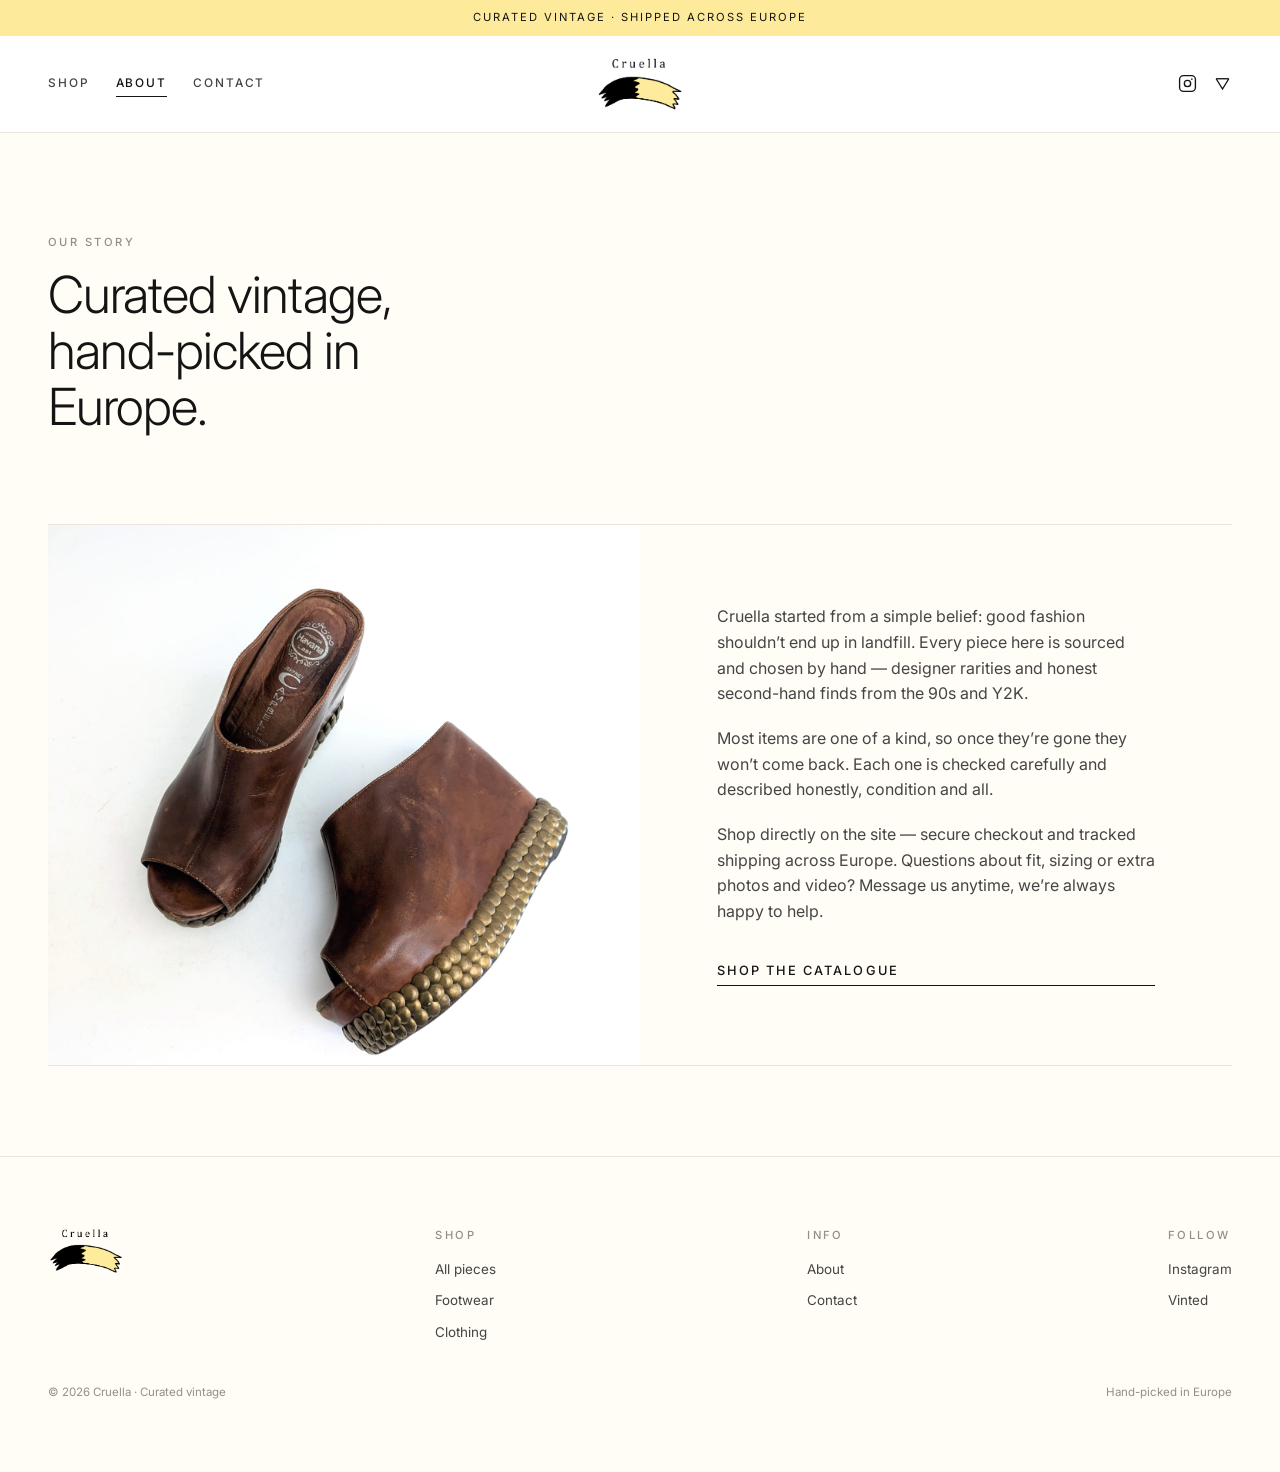
<file: about.html>
<!DOCTYPE html>
<html lang="en">
<head>
<meta charset="UTF-8" />
<meta name="viewport" content="width=device-width, initial-scale=1" />
<title>About — Cruella</title>
<meta name="description" content="The story behind Cruella — curated vintage, hand-picked in Europe." />
<link rel="icon" href="fotos/logo.png" />
<link rel="preconnect" href="https://fonts.googleapis.com">
<link rel="preconnect" href="https://fonts.gstatic.com" crossorigin>
<link href="https://fonts.googleapis.com/css2?family=Inter:wght@300;400;500;600&display=swap" rel="stylesheet">
<link rel="stylesheet" href="styles.css" />
</head>
<body>

<div class="announce">Curated vintage · Shipped across Europe</div>
<header class="site-header">
  <div class="wrap hbar">
    <button class="hburger" id="hburger" aria-label="Open menu">
      <svg viewBox="0 0 24 24" fill="none" stroke="currentColor" stroke-width="1.6"><line x1="3" y1="7" x2="21" y2="7"/><line x1="3" y1="12" x2="21" y2="12"/><line x1="3" y1="17" x2="21" y2="17"/></svg>
    </button>
    <nav class="hnav">
      <a href="shop.html">Shop</a>
      <a href="about.html" aria-current="page">About</a>
      <a href="contact.html">Contact</a>
    </nav>
    <a href="index.html" class="hlogo" aria-label="Cruella — home"><img src="fotos/logo.png" alt="Cruella" /></a>
    <div class="hright">
      <a href="https://instagram.com" target="_blank" rel="noopener" aria-label="Instagram"><svg viewBox="0 0 24 24" fill="none" stroke="currentColor" stroke-width="1.7"><rect x="2" y="2" width="20" height="20" rx="5"/><circle cx="12" cy="12" r="4"/><circle cx="17.5" cy="6.5" r="1" fill="currentColor" stroke="none"/></svg></a>
      <a href="https://vinted.com" target="_blank" rel="noopener" aria-label="Vinted"><svg viewBox="0 0 24 24" fill="none" stroke="currentColor" stroke-width="1.7"><path d="M4 6l8 13 8-13"/><path d="M4 6h16"/></svg></a>
    </div>
  </div>
</header>

<div class="mobile-menu" id="mobileMenu">
  <div class="mobile-menu__top">
    <img src="fotos/logo.png" alt="Cruella" />
    <button class="mobile-menu__close" id="mClose" aria-label="Close menu">×</button>
  </div>
  <nav>
    <a href="index.html">Home</a>
    <a href="shop.html">Shop</a>
    <a href="about.html">About</a>
    <a href="contact.html">Contact</a>
  </nav>
  <div class="mobile-menu__social">
    <a href="https://instagram.com" target="_blank" rel="noopener">Instagram</a>
    <a href="https://vinted.com" target="_blank" rel="noopener">Vinted</a>
  </div>
</div>

<main class="wrap">
  <section class="page-intro">
    <p class="label">Our story</p>
    <h1>Curated vintage, hand-picked in Europe.</h1>
  </section>

  <section class="editorial split" style="border-block:1px solid var(--line);margin-bottom:clamp(48px,7vw,90px);">
    <div class="editorial__media"><img src="fotos/0003_1.jpg" alt="A curated vintage piece" /></div>
    <div class="editorial__text">
      <div class="prose">
        <p>Cruella started from a simple belief: good fashion shouldn’t end up in landfill. Every piece here is sourced and chosen by hand — designer rarities and honest second-hand finds from the 90s and Y2K.</p>
        <p>Most items are one of a kind, so once they’re gone they won’t come back. Each one is checked carefully and described honestly, condition and all.</p>
        <p>Shop directly on the site — secure checkout and tracked shipping across Europe. Questions about fit, sizing or extra photos and video? Message us anytime, we’re always happy to help.</p>
      </div>
      <a href="shop.html" class="link-underline">Shop the catalogue</a>
    </div>
  </section>
</main>

<footer>
  <div class="wrap">
    <div class="foot">
      <a class="foot__logo" href="index.html"><img src="fotos/logo.png" alt="Cruella" /></a>
      <div class="foot__col"><span class="label">Shop</span>
        <a href="shop.html">All pieces</a>
        <a href="shop.html#footwear">Footwear</a>
        <a href="shop.html#clothing">Clothing</a>
      </div>
      <div class="foot__col"><span class="label">Info</span>
        <a href="about.html">About</a>
        <a href="contact.html">Contact</a>
      </div>
      <div class="foot__col"><span class="label">Follow</span>
        <a href="https://instagram.com" target="_blank" rel="noopener">Instagram</a>
        <a href="https://vinted.com" target="_blank" rel="noopener">Vinted</a>
      </div>
    </div>
    <div class="foot__bottom">
      <span>© <span data-year></span> Cruella · Curated vintage</span>
      <span>Hand-picked in Europe</span>
    </div>
  </div>
</footer>

<script src="app.js"></script>
</body>
</html>
</file>
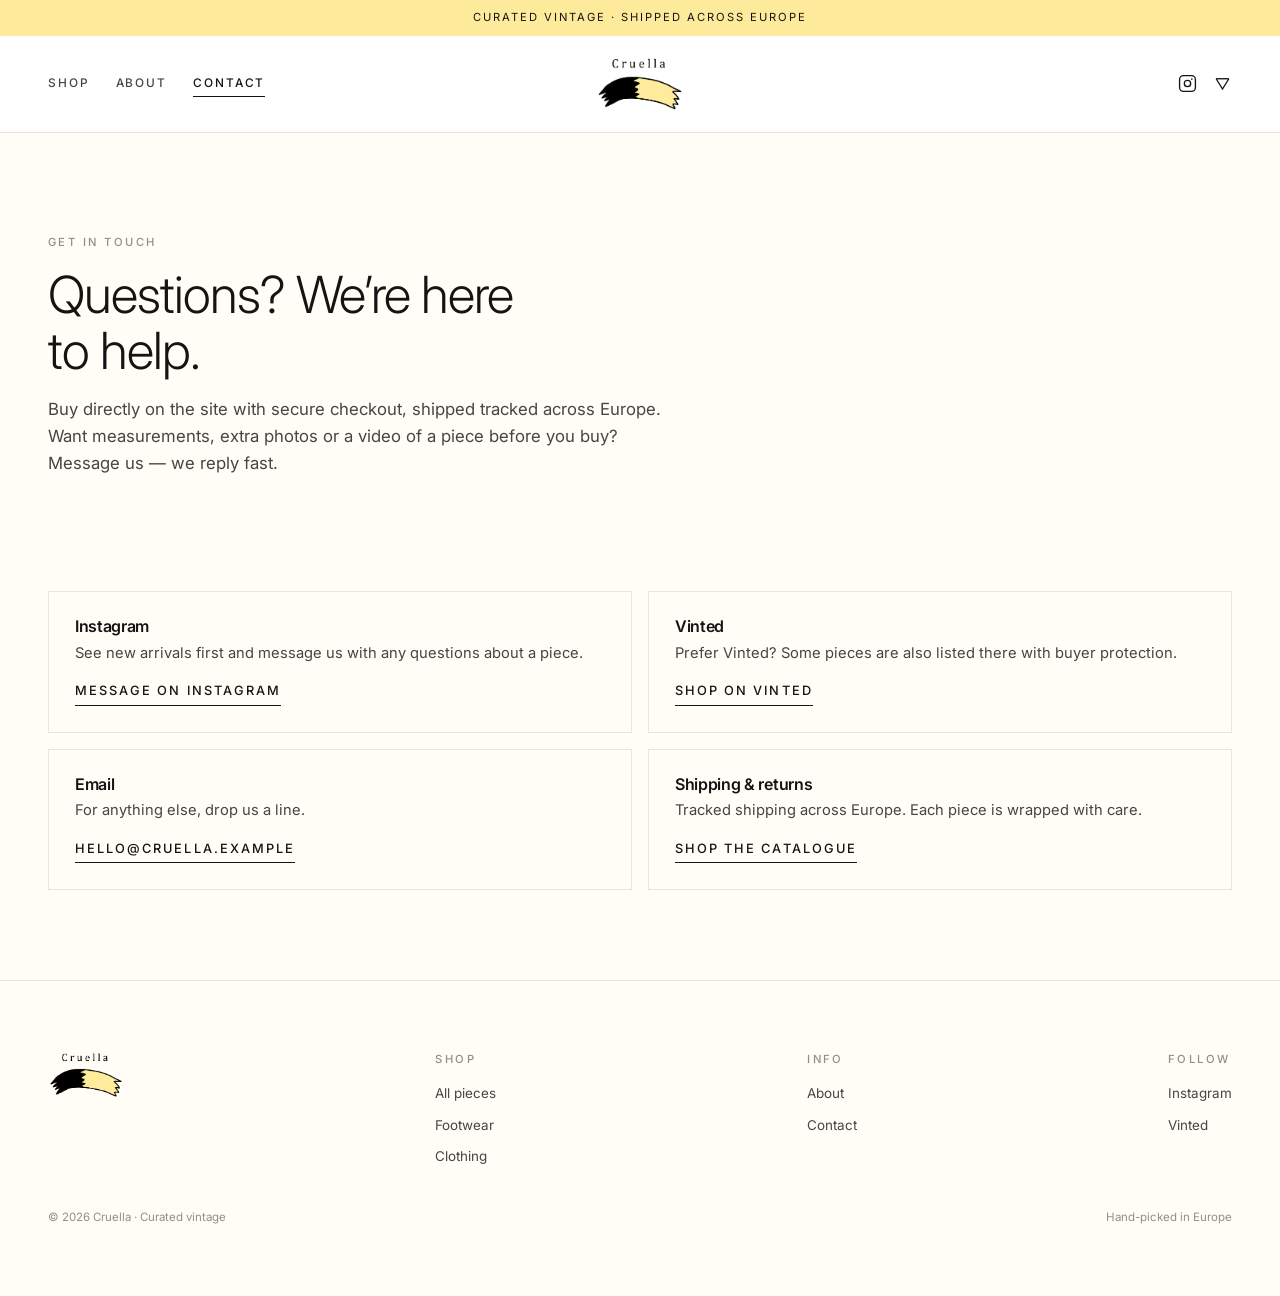
<file: contact.html>
<!DOCTYPE html>
<html lang="en">
<head>
<meta charset="UTF-8" />
<meta name="viewport" content="width=device-width, initial-scale=1" />
<title>Contact — Cruella</title>
<meta name="description" content="Get in touch with Cruella — reserve a piece, ask for measurements or more photos." />
<link rel="icon" href="fotos/logo.png" />
<link rel="preconnect" href="https://fonts.googleapis.com">
<link rel="preconnect" href="https://fonts.gstatic.com" crossorigin>
<link href="https://fonts.googleapis.com/css2?family=Inter:wght@300;400;500;600&display=swap" rel="stylesheet">
<link rel="stylesheet" href="styles.css" />
</head>
<body>

<div class="announce">Curated vintage · Shipped across Europe</div>
<header class="site-header">
  <div class="wrap hbar">
    <button class="hburger" id="hburger" aria-label="Open menu">
      <svg viewBox="0 0 24 24" fill="none" stroke="currentColor" stroke-width="1.6"><line x1="3" y1="7" x2="21" y2="7"/><line x1="3" y1="12" x2="21" y2="12"/><line x1="3" y1="17" x2="21" y2="17"/></svg>
    </button>
    <nav class="hnav">
      <a href="shop.html">Shop</a>
      <a href="about.html">About</a>
      <a href="contact.html" aria-current="page">Contact</a>
    </nav>
    <a href="index.html" class="hlogo" aria-label="Cruella — home"><img src="fotos/logo.png" alt="Cruella" /></a>
    <div class="hright">
      <a href="https://instagram.com" target="_blank" rel="noopener" aria-label="Instagram"><svg viewBox="0 0 24 24" fill="none" stroke="currentColor" stroke-width="1.7"><rect x="2" y="2" width="20" height="20" rx="5"/><circle cx="12" cy="12" r="4"/><circle cx="17.5" cy="6.5" r="1" fill="currentColor" stroke="none"/></svg></a>
      <a href="https://vinted.com" target="_blank" rel="noopener" aria-label="Vinted"><svg viewBox="0 0 24 24" fill="none" stroke="currentColor" stroke-width="1.7"><path d="M4 6l8 13 8-13"/><path d="M4 6h16"/></svg></a>
    </div>
  </div>
</header>

<div class="mobile-menu" id="mobileMenu">
  <div class="mobile-menu__top">
    <img src="fotos/logo.png" alt="Cruella" />
    <button class="mobile-menu__close" id="mClose" aria-label="Close menu">×</button>
  </div>
  <nav>
    <a href="index.html">Home</a>
    <a href="shop.html">Shop</a>
    <a href="about.html">About</a>
    <a href="contact.html">Contact</a>
  </nav>
  <div class="mobile-menu__social">
    <a href="https://instagram.com" target="_blank" rel="noopener">Instagram</a>
    <a href="https://vinted.com" target="_blank" rel="noopener">Vinted</a>
  </div>
</div>

<main class="wrap">
  <section class="page-intro">
    <p class="label">Get in touch</p>
    <h1>Questions? We’re here to help.</h1>
    <p class="prose" style="margin-top:18px;">Buy directly on the site with secure checkout, shipped tracked across Europe. Want measurements, extra photos or a video of a piece before you buy? Message us — we reply fast.</p>
  </section>

  <section class="contact-grid" style="padding-bottom:clamp(48px,7vw,90px);">
    <div class="contact-block">
      <h3>Instagram</h3>
      <p>See new arrivals first and message us with any questions about a piece.</p>
      <a class="link-underline" href="https://instagram.com" target="_blank" rel="noopener">Message on Instagram</a>
    </div>
    <div class="contact-block">
      <h3>Vinted</h3>
      <p>Prefer Vinted? Some pieces are also listed there with buyer protection.</p>
      <a class="link-underline" href="https://vinted.com" target="_blank" rel="noopener">Shop on Vinted</a>
    </div>
    <div class="contact-block">
      <h3>Email</h3>
      <p>For anything else, drop us a line.</p>
      <a class="link-underline" href="mailto:hello@cruella.example">hello@cruella.example</a>
    </div>
    <div class="contact-block">
      <h3>Shipping &amp; returns</h3>
      <p>Tracked shipping across Europe. Each piece is wrapped with care.</p>
      <a class="link-underline" href="shop.html">Shop the catalogue</a>
    </div>
  </section>
</main>

<footer>
  <div class="wrap">
    <div class="foot">
      <a class="foot__logo" href="index.html"><img src="fotos/logo.png" alt="Cruella" /></a>
      <div class="foot__col"><span class="label">Shop</span>
        <a href="shop.html">All pieces</a>
        <a href="shop.html#footwear">Footwear</a>
        <a href="shop.html#clothing">Clothing</a>
      </div>
      <div class="foot__col"><span class="label">Info</span>
        <a href="about.html">About</a>
        <a href="contact.html">Contact</a>
      </div>
      <div class="foot__col"><span class="label">Follow</span>
        <a href="https://instagram.com" target="_blank" rel="noopener">Instagram</a>
        <a href="https://vinted.com" target="_blank" rel="noopener">Vinted</a>
      </div>
    </div>
    <div class="foot__bottom">
      <span>© <span data-year></span> Cruella · Curated vintage</span>
      <span>Hand-picked in Europe</span>
    </div>
  </div>
</footer>

<script src="app.js"></script>
</body>
</html>
</file>
<file: styles.css>
/* ============================================================
   CRUELLA — shared styles
   Clean, editorial, photo-led. Black + white, cream as a whisper.
   ============================================================ */
:root{
  --ink:#141414;
  --ink-soft:#454545;
  --muted:#928f86;
  --cream:#fdea9b;        /* logo yellow */
  --cream-soft:#fdf0bd;   /* soft cream for big surfaces */
  --bg:#fffdf6;           /* warm white */
  --bg-2:#f4f0e6;         /* warm placeholder */
  --line:#e9e5da;
  --maxw:1320px;
  --pad:clamp(16px,4vw,48px);
  --fs-label:.7rem;
}
*{box-sizing:border-box;}
html{scroll-behavior:smooth;}
body{
  margin:0;background:var(--bg);color:var(--ink);
  font-family:"Inter",system-ui,-apple-system,Segoe UI,Roboto,Helvetica,Arial,sans-serif;
  font-weight:400;line-height:1.6;-webkit-font-smoothing:antialiased;
  font-size:16px;
}
img{display:block;max-width:100%;}
a{color:inherit;text-decoration:none;}
button{font-family:inherit;cursor:pointer;border:none;background:none;}
.wrap{max-width:var(--maxw);margin:0 auto;padding-inline:var(--pad);}

/* type */
h1,h2,h3{font-weight:400;letter-spacing:-.02em;line-height:1.1;margin:0;}
.label{font-size:var(--fs-label);letter-spacing:.22em;text-transform:uppercase;
  color:var(--muted);font-weight:500;}
.display{font-size:clamp(1.9rem,5vw,3.4rem);font-weight:300;letter-spacing:-.03em;}

/* buttons / links */
.link-underline{display:inline-block;font-size:.8rem;letter-spacing:.16em;
  text-transform:uppercase;font-weight:500;padding-bottom:3px;
  border-bottom:1px solid var(--ink);transition:opacity .2s ease;}
.link-underline:hover{opacity:.55;}
.btn{display:inline-flex;align-items:center;justify-content:center;gap:.5em;
  background:var(--ink);color:#fff;padding:.95em 2em;
  font-size:.76rem;letter-spacing:.16em;text-transform:uppercase;font-weight:500;
  transition:background .2s ease;}
.btn:hover{background:#000;}
.btn--out{background:transparent;color:var(--ink);border:1px solid var(--ink);}
.btn--out:hover{background:var(--ink);color:#fff;}
:focus-visible{outline:2px solid var(--ink);outline-offset:3px;}

/* ---------- announcement ---------- */
.announce{background:var(--cream);color:var(--ink);text-align:center;
  font-size:.7rem;letter-spacing:.18em;text-transform:uppercase;padding:9px 16px;}

/* ---------- header ---------- */
.site-header{position:sticky;top:0;z-index:60;background:rgba(255,255,255,.92);
  backdrop-filter:blur(8px);border-bottom:1px solid var(--line);}
.hbar{display:grid;grid-template-columns:1fr auto 1fr;align-items:center;
  height:96px;gap:12px;}
.hnav{display:flex;gap:26px;align-items:center;}
.hnav a{font-size:.74rem;letter-spacing:.16em;text-transform:uppercase;font-weight:500;
  color:var(--ink-soft);position:relative;padding:4px 0;}
.hnav a::after{content:"";position:absolute;left:0;right:100%;bottom:0;height:1.5px;
  background:var(--ink);transition:right .22s ease;}
.hnav a:hover::after,.hnav a[aria-current="page"]::after{right:0;}
.hnav a:hover,.hnav a[aria-current="page"]{color:var(--ink);}
.hlogo{justify-self:center;}
.hlogo img{height:56px;width:auto;}
.hright{display:flex;gap:16px;align-items:center;justify-self:end;}
.hright a{display:inline-flex;}
.hright svg{width:19px;height:19px;}
.hburger{display:none;justify-self:start;padding:6px;}
.hburger svg{width:24px;height:24px;}

/* mobile menu overlay */
.mobile-menu{position:fixed;inset:0;z-index:70;background:#fff;display:none;
  flex-direction:column;padding:24px var(--pad);}
.mobile-menu.open{display:flex;}
.mobile-menu__top{display:flex;justify-content:space-between;align-items:center;height:50px;}
.mobile-menu__top img{height:30px;}
.mobile-menu__close{font-size:1.8rem;line-height:1;}
.mobile-menu nav{display:flex;flex-direction:column;margin-top:24px;}
.mobile-menu nav a{font-size:1.5rem;font-weight:300;letter-spacing:-.01em;
  padding:16px 0;border-bottom:1px solid var(--line);}
.mobile-menu__social{margin-top:auto;display:flex;gap:20px;padding-top:24px;}
.mobile-menu__social a{font-size:.8rem;letter-spacing:.14em;text-transform:uppercase;}

/* ---------- hero / editorial blocks ---------- */
.hero{position:relative;}
.hero__img{width:100%;height:clamp(420px,82vh,820px);object-fit:cover;background:var(--bg-2);}
.hero__overlay{position:absolute;inset:0;display:flex;flex-direction:column;
  align-items:center;justify-content:flex-end;text-align:center;
  padding:0 var(--pad) clamp(34px,7vh,72px);
  background:linear-gradient(to top,rgba(0,0,0,.34),transparent 42%);}
.hero__overlay *{color:#fff;}
.hero__overlay .label{color:rgba(255,255,255,.85);margin-bottom:14px;}
.hero__overlay h1{font-size:clamp(2rem,6vw,4.2rem);font-weight:300;margin-bottom:22px;}
.hero__overlay .link-underline{border-color:#fff;}

/* big logo lockup under the hero */
.brand-intro{text-align:center;display:flex;flex-direction:column;align-items:center;
  gap:18px;padding-block:clamp(38px,6vw,72px);}
.brand-intro .lede{font-size:clamp(1rem,2vw,1.2rem);color:var(--ink-soft);
  max-width:40ch;margin:0;}

.editorial{display:grid;grid-template-columns:1fr;}
@media(min-width:880px){.editorial.split{grid-template-columns:1fr 1fr;}}
.editorial__media img{width:100%;height:clamp(360px,60vh,680px);object-fit:cover;background:var(--bg-2);}
.editorial__text{padding:clamp(34px,6vw,80px);display:flex;flex-direction:column;
  justify-content:center;gap:18px;}
.editorial__text.center{align-items:center;text-align:center;}
.editorial__text h2{font-size:clamp(1.5rem,3.2vw,2.4rem);font-weight:300;}
.editorial__text p{color:var(--ink-soft);font-size:1rem;max-width:46ch;margin:0;}

/* founder note — split black / cream, echoing the logo */
.note{display:grid;grid-template-columns:1fr;}
@media(min-width:820px){.note{grid-template-columns:1fr 1fr;}}
.note__panel{padding:clamp(46px,7vw,92px) clamp(28px,5vw,68px);
  display:flex;flex-direction:column;justify-content:center;gap:16px;}
.note__panel--dark{background:var(--ink);color:#fff;}
@media(min-width:820px){.note__panel--dark{align-items:flex-end;text-align:right;}}
.note__panel--dark .label{color:var(--cream);}
.note__panel--dark h2{color:#fff;font-size:clamp(1.5rem,3vw,2.3rem);font-weight:300;max-width:14ch;}
.note__panel--cream{background:var(--cream);color:var(--ink);}
.note__panel--cream p{color:#3a3a32;font-size:1.05rem;margin:0;max-width:42ch;}
.note__panel--cream .sign{font-style:italic;color:var(--ink);}

/* ---------- section frame ---------- */
.section{padding-block:clamp(54px,8vw,104px);}
.section__head{display:flex;justify-content:space-between;align-items:flex-end;
  gap:16px;margin-bottom:clamp(26px,4vw,46px);flex-wrap:wrap;}
.section__head h2{font-size:clamp(1.4rem,3vw,2rem);font-weight:300;}

/* ---------- product grid ---------- */
.pgrid{display:grid;gap:clamp(14px,2vw,34px) clamp(12px,1.6vw,24px);
  grid-template-columns:repeat(2,1fr);}
@media(min-width:760px){.pgrid{grid-template-columns:repeat(3,1fr);}}
@media(min-width:1080px){.pgrid{grid-template-columns:repeat(4,1fr);}}
.pcard{display:flex;flex-direction:column;text-align:left;width:100%;background:none;}
.pcard__media{display:block;position:relative;aspect-ratio:3/4;background:var(--bg-2);overflow:hidden;}
.pcard__media img{width:100%;height:100%;object-fit:cover;transition:opacity .4s ease,transform .6s ease;}
.pcard__media img.alt{position:absolute;inset:0;opacity:0;}
.pcard:hover .pcard__media img.main{opacity:0;}
.pcard:hover .pcard__media img.alt{opacity:1;}
.pcard__tag{position:absolute;top:10px;left:10px;background:#fff;color:var(--ink);
  font-size:.6rem;letter-spacing:.16em;text-transform:uppercase;font-weight:600;
  padding:.4em .65em;}
.pcard.sold .pcard__media{filter:grayscale(1);opacity:.78;}
.pcard__info{display:block;padding:12px 2px 0;}
.pcard__brand{display:block;font-size:.62rem;letter-spacing:.16em;text-transform:uppercase;
  color:var(--muted);font-weight:500;}
.pcard__name{display:block;font-size:.92rem;font-weight:400;margin:3px 0 0;line-height:1.35;}
.pcard__price{display:block;font-size:.9rem;margin-top:5px;color:var(--ink);}
.pcard__price .sold-txt{color:var(--muted);}
.empty{padding:60px 0;text-align:center;color:var(--muted);grid-column:1/-1;}

/* ---------- shop page filters ---------- */
.shop-head{padding-top:clamp(34px,5vw,60px);}
.shop-head h1{font-size:clamp(1.7rem,4vw,2.6rem);font-weight:300;}
.filters{margin:26px 0 8px;display:flex;flex-direction:column;gap:14px;}
.frow{display:flex;flex-wrap:wrap;gap:8px;align-items:center;}
.frow[hidden]{display:none;}
.frow__label{font-size:.64rem;letter-spacing:.18em;text-transform:uppercase;
  color:var(--muted);font-weight:600;min-width:64px;}
.chip{border:1px solid var(--line);background:#fff;color:var(--ink-soft);
  padding:.5em .95em;border-radius:0;font-size:.78rem;transition:all .15s ease;}
.chip:hover{border-color:var(--ink);color:var(--ink);}
.chip[aria-pressed="true"]{background:var(--ink);color:#fff;border-color:var(--ink);}
.chip--sub[aria-pressed="true"]{background:#fff;color:var(--ink);border-color:var(--ink);
  box-shadow:inset 0 -3px 0 var(--cream);}
.result-count{font-size:.78rem;color:var(--muted);margin:18px 0 28px;}

/* ---------- quick view modal ---------- */
.modal{position:fixed;inset:0;z-index:100;display:none;}
.modal.open{display:block;}
.modal__bg{position:absolute;inset:0;background:rgba(20,20,20,.5);}
.modal__panel{position:absolute;inset:auto 0 0 0;margin:0 auto;max-width:1040px;
  background:#fff;max-height:94vh;overflow:auto;}
@media(min-width:760px){.modal__panel{inset:50% 0 auto 0;transform:translateY(-50%);max-height:90vh;}}
.modal__grid{display:grid;grid-template-columns:1fr;}
@media(min-width:760px){.modal__grid{grid-template-columns:1.1fr 1fr;}}
.modal__media{position:relative;background:var(--bg-2);}
.modal__media img{width:100%;height:100%;max-height:56vh;object-fit:cover;}
@media(min-width:760px){.modal__media img{max-height:90vh;}}
.gal-btn{position:absolute;top:50%;transform:translateY(-50%);background:rgba(255,255,255,.92);
  width:38px;height:38px;border:1px solid var(--line);font-size:1.1rem;display:none;
  align-items:center;justify-content:center;}
.modal__media.many .gal-btn{display:flex;}
.gal-btn.prev{left:12px;}.gal-btn.next{right:12px;}
.gal-dots{position:absolute;bottom:12px;left:0;right:0;display:flex;gap:6px;justify-content:center;}
.gal-dots span{width:6px;height:6px;border-radius:50%;background:rgba(255,255,255,.55);}
.gal-dots span.on{background:#fff;}
.modal__info{padding:clamp(24px,3vw,46px);position:relative;}
.modal__close{position:absolute;top:16px;right:18px;font-size:1.6rem;line-height:1;color:var(--muted);}
.modal__brand{font-size:.66rem;letter-spacing:.18em;text-transform:uppercase;color:var(--muted);font-weight:600;}
.modal__name{font-size:clamp(1.4rem,3vw,2rem);font-weight:300;margin:.4rem 0 .8rem;}
.modal__price{font-size:1.2rem;margin-bottom:1.4rem;}
.modal__price .sold-txt{color:var(--muted);font-size:1rem;}
.spec{display:grid;grid-template-columns:auto 1fr;gap:8px 20px;font-size:.9rem;margin:0 0 1.5rem;
  padding-top:1.2rem;border-top:1px solid var(--line);}
.spec dt{color:var(--muted);}.spec dd{margin:0;}
.modal__desc{font-size:.96rem;color:var(--ink-soft);margin-bottom:1.6rem;}
.modal__note{font-size:.72rem;color:var(--muted);margin-top:12px;}

/* ---------- footer ---------- */
footer{border-top:1px solid var(--line);padding-block:clamp(40px,6vw,70px);}
.foot{display:flex;flex-wrap:wrap;gap:32px;justify-content:space-between;align-items:flex-start;}
.foot__logo img{height:48px;}
.foot__col{display:flex;flex-direction:column;gap:10px;}
.foot__col .label{margin-bottom:4px;}
.foot__col a{font-size:.84rem;color:var(--ink-soft);}
.foot__col a:hover{color:var(--ink);}
.foot__bottom{margin-top:40px;display:flex;justify-content:space-between;flex-wrap:wrap;gap:10px;
  font-size:.72rem;color:var(--muted);}

/* ---------- page intro (about/contact) ---------- */
.page-intro{padding-block:clamp(48px,7vw,90px);}
.page-intro .label{margin-bottom:14px;}
.page-intro h1{font-size:clamp(2rem,5vw,3.2rem);font-weight:300;max-width:16ch;}
.prose{max-width:620px;font-size:1.05rem;color:var(--ink-soft);}
.prose p{margin:0 0 1.2em;}
.contact-grid{display:grid;gap:16px;grid-template-columns:1fr;margin-top:8px;}
@media(min-width:680px){.contact-grid{grid-template-columns:1fr 1fr;}}
.contact-block{border:1px solid var(--line);padding:26px;}
.contact-block h3{font-size:1rem;font-weight:600;margin-bottom:6px;}
.contact-block p{margin:0 0 12px;color:var(--ink-soft);font-size:.92rem;}

/* responsive header */
@media(max-width:860px){
  .hbar{grid-template-columns:1fr auto 1fr;height:74px;}
  .hnav{display:none;}
  .hburger{display:inline-flex;}
  .hlogo img{height:44px;}
}
@media(prefers-reduced-motion:reduce){*{scroll-behavior:auto!important;transition:none!important;}}
</file>
